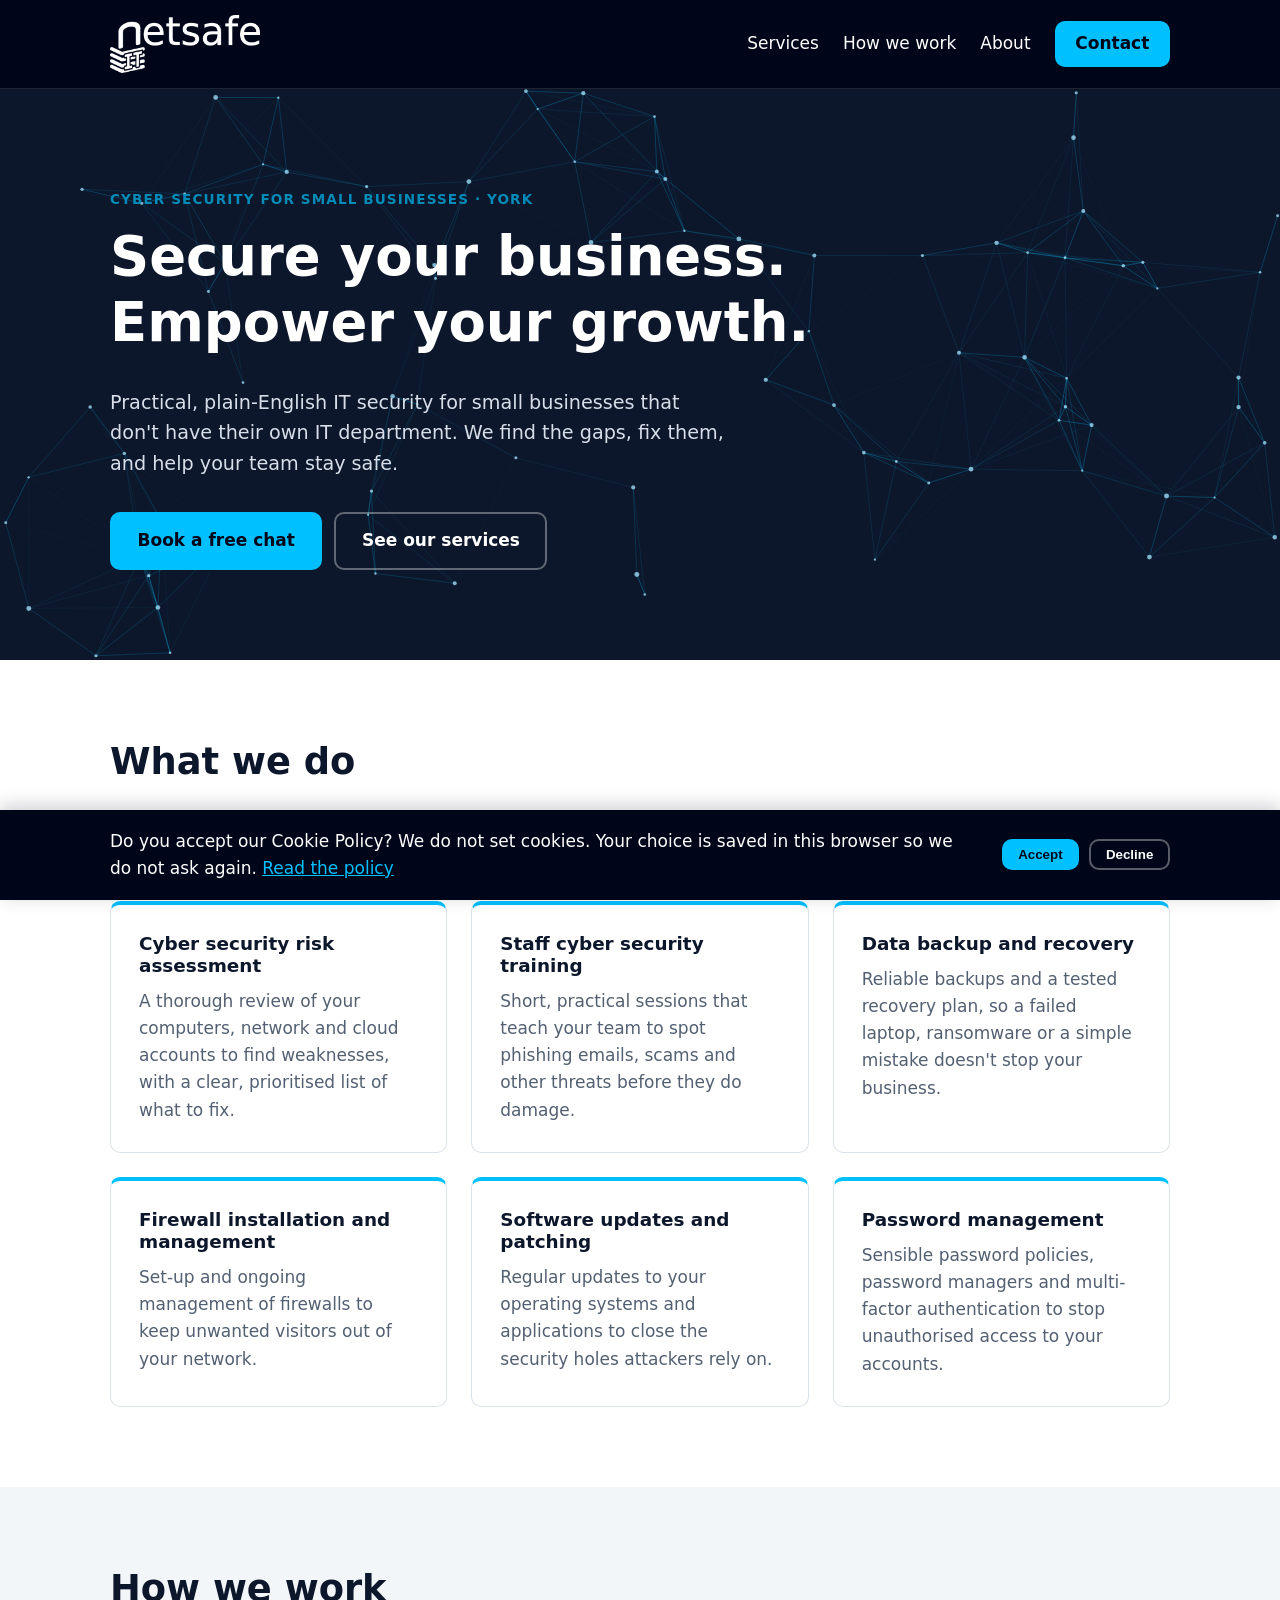
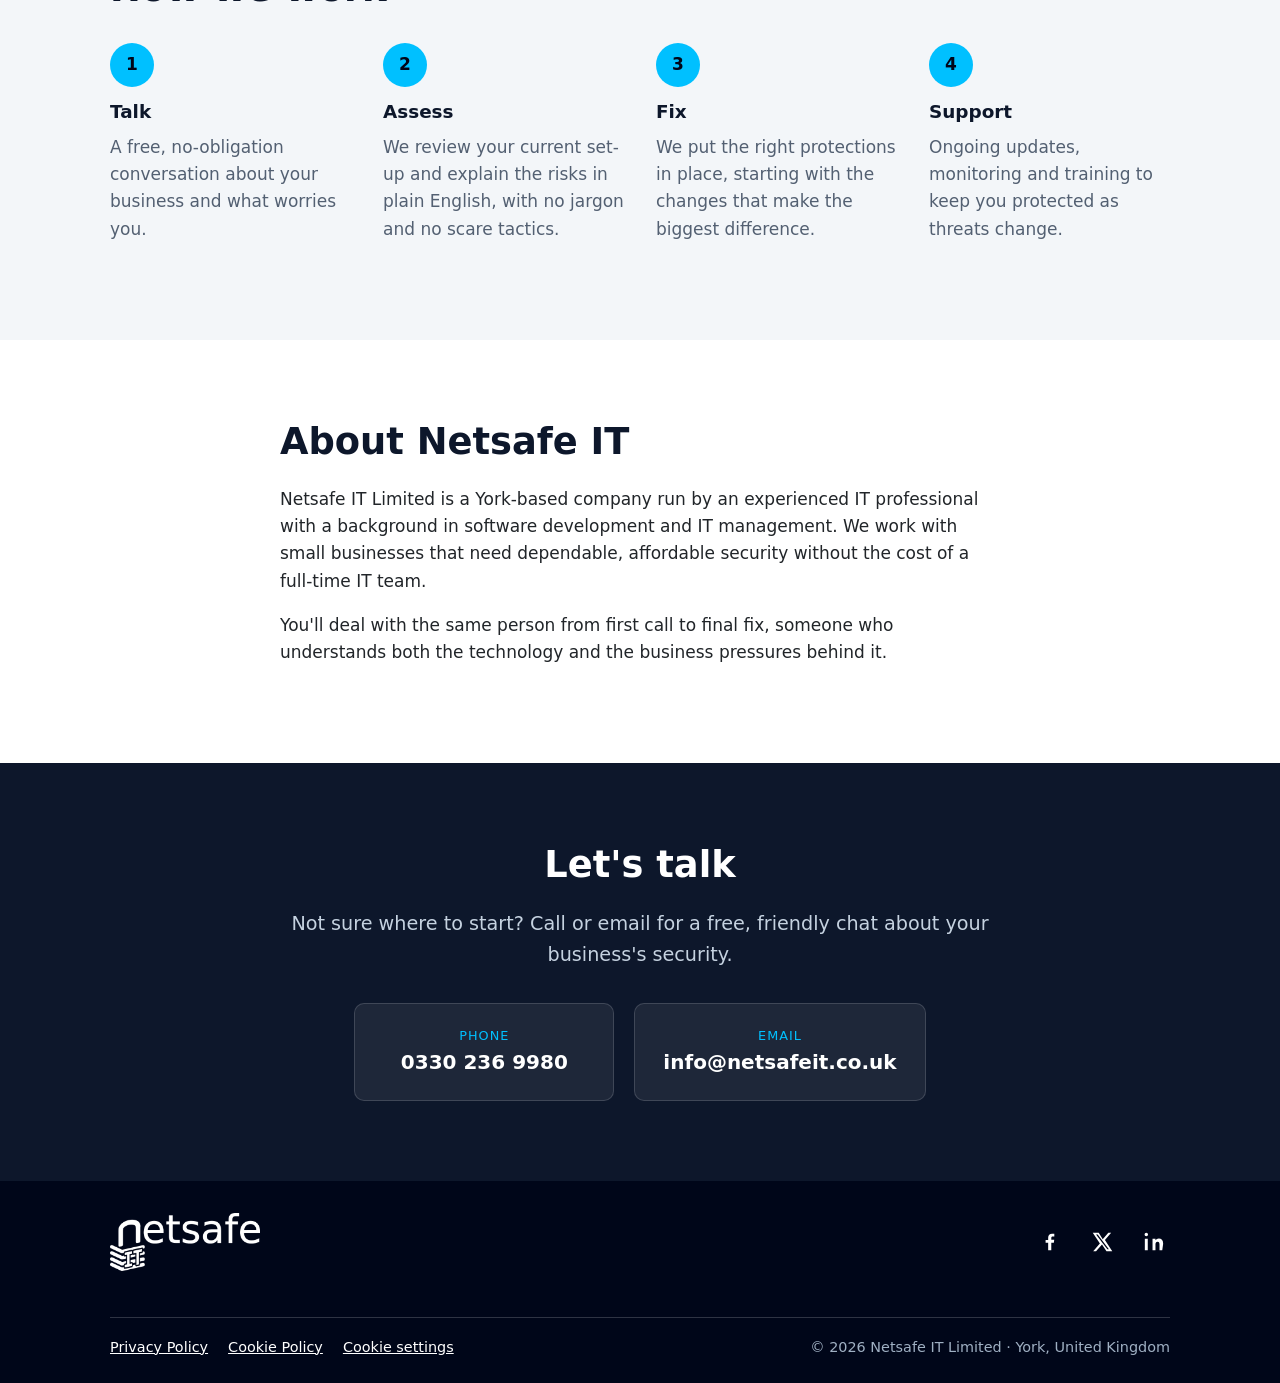
<file: index.html>
<!DOCTYPE html>
<html lang="en-GB">
<head>
  <meta charset="utf-8">
  <meta name="viewport" content="width=device-width, initial-scale=1">
  <title>Netsafe IT | Practical Cyber Security for Small Businesses in York</title>
  <meta name="description" content="Netsafe IT Limited helps small businesses in York and Yorkshire stay secure: risk assessments, staff training, backups, firewalls, patching and password management.">
  <link rel="canonical" href="https://netsafeit.co.uk/">
  <link rel="icon" href="favicon.svg" type="image/svg+xml">
  <link rel="stylesheet" href="css/style.css?v=2">
  <script src="/js/cookie-consent.js" defer></script>
  <script src="/js/particle-network.js" defer></script>

  <!-- Social sharing preview (LinkedIn, Facebook, X) -->
  <meta property="og:title" content="Netsafe IT | Practical Cyber Security for Small Businesses">
  <meta property="og:description" content="Plain-English cyber security for small businesses in York and Yorkshire.">
  <meta property="og:url" content="https://netsafeit.co.uk/">
  <meta property="og:type" content="website">
</head>
<body>

  <!-- ===== Header and navigation ===== -->
  <header class="site-header">
    <div class="container header-inner">
      <a href="/" class="brand" aria-label="Netsafe IT home">
        <img src="images/logo.png" alt="Netsafe IT logo" width="496" height="190">
      </a>
      <nav aria-label="Main">
        <ul class="nav-links">
          <li><a href="#services">Services</a></li>
          <li><a href="#approach">How we work</a></li>
          <li><a href="#about">About</a></li>
          <li><a href="#contact" class="button button-small">Contact</a></li>
        </ul>
      </nav>
    </div>
  </header>

  <main id="top">

    <!-- ===== Hero: the first thing visitors see ===== -->
    <section class="hero">
      <canvas class="hero-network" aria-hidden="true"></canvas>
      <div class="container">
        <p class="eyebrow">Cyber security for small businesses &middot; York</p>
        <h1>Secure your business.<br>Empower your growth.</h1>
        <p class="lead">
          Practical, plain-English IT security for small businesses that don't
          have their own IT department. We find the gaps, fix them, and help
          your team stay safe.
        </p>
        <div class="hero-actions">
          <a href="#contact" class="button">Book a free chat</a>
          <a href="#services" class="button button-ghost">See our services</a>
        </div>
      </div>
    </section>

    <!-- ===== Services ===== -->
    <section id="services" class="section">
      <div class="container">
        <h2>What we do</h2>
        <p class="section-intro">
          Six services that cover the basics most small businesses are missing.
          Take one, or let us look after all of them.
        </p>

        <div class="card-grid">
          <article class="card">
            <h3>Cyber security risk assessment</h3>
            <p>A thorough review of your computers, network and cloud accounts to
              find weaknesses, with a clear, prioritised list of what to fix.</p>
          </article>

          <article class="card">
            <h3>Staff cyber security training</h3>
            <p>Short, practical sessions that teach your team to spot phishing
              emails, scams and other threats before they do damage.</p>
          </article>

          <article class="card">
            <h3>Data backup and recovery</h3>
            <p>Reliable backups and a tested recovery plan, so a failed laptop,
              ransomware or a simple mistake doesn't stop your business.</p>
          </article>

          <article class="card">
            <h3>Firewall installation and management</h3>
            <p>Set-up and ongoing management of firewalls to keep unwanted
              visitors out of your network.</p>
          </article>

          <article class="card">
            <h3>Software updates and patching</h3>
            <p>Regular updates to your operating systems and applications to
              close the security holes attackers rely on.</p>
          </article>

          <article class="card">
            <h3>Password management</h3>
            <p>Sensible password policies, password managers and multi-factor
              authentication to stop unauthorised access to your accounts.</p>
          </article>
        </div>
      </div>
    </section>

    <!-- ===== How we work ===== -->
    <section id="approach" class="section section-alt">
      <div class="container">
        <h2>How we work</h2>
        <ol class="steps">
          <li>
            <h3>Talk</h3>
            <p>A free, no-obligation conversation about your business and what
              worries you.</p>
          </li>
          <li>
            <h3>Assess</h3>
            <p>We review your current set-up and explain the risks in plain
              English, with no jargon and no scare tactics.</p>
          </li>
          <li>
            <h3>Fix</h3>
            <p>We put the right protections in place, starting with the changes
              that make the biggest difference.</p>
          </li>
          <li>
            <h3>Support</h3>
            <p>Ongoing updates, monitoring and training to keep you protected as
              threats change.</p>
          </li>
        </ol>
      </div>
    </section>

    <!-- ===== About ===== -->
    <section id="about" class="section">
      <div class="container narrow">
        <h2>About Netsafe IT</h2>
        <p>
          Netsafe IT Limited is a York-based company run by an experienced IT
          professional with a background in software development and IT
          management. We work with small businesses that need dependable,
          affordable security without the cost of a full-time IT team.
        </p>
        <p>
          You'll deal with the same person from first call to final fix, someone
          who understands both the technology and the business pressures
          behind it.
        </p>
      </div>
    </section>

    <!-- ===== Contact ===== -->
    <section id="contact" class="section section-dark">
      <div class="container narrow center">
        <h2>Let's talk</h2>
        <p class="lead">
          Not sure where to start? Call or email for a free, friendly chat about
          your business's security.
        </p>
        <div class="contact-options">
          <a class="contact-option" href="tel:+443302369980">
            <span class="contact-label">Phone</span>
            <span class="contact-value">0330 236 9980</span>
          </a>
          <a class="contact-option" href="mailto:info@netsafeit.co.uk">
            <span class="contact-label">Email</span>
            <span class="contact-value">info@netsafeit.co.uk</span>
          </a>
        </div>
      </div>
    </section>

  </main>

  <!-- ===== Footer ===== -->
  <footer class="site-footer">
    <div class="container footer-inner">
      <div class="footer-primary">
        <a href="/" aria-label="Netsafe IT home">
          <img class="footer-logo" src="images/logo.png" alt="Netsafe IT logo" width="496" height="190">
        </a>
        <ul class="social-links" aria-label="Social media">
          <li><a href="https://facebook.com/netsafeit.uk/" aria-label="Facebook"><svg viewBox="0 0 24 24" aria-hidden="true"><path d="M13.4 21v-8.2h2.8l.4-3.2h-3.2V7.5c0-.9.3-1.6 1.6-1.6h1.7V3.1c-.3 0-1.3-.1-2.5-.1-2.5 0-4.2 1.5-4.2 4.3v2.4H7.2v3.2H10V21z"/></svg></a></li>
          <li><a href="https://x.com/netsafeituk/" aria-label="X"><svg viewBox="0 0 24 24" aria-hidden="true"><path d="M18.9 2H22l-6.8 7.8L23.2 22h-6.3L12 14.6 5.5 22H2.4l7.3-8.4L1.9 2h6.5l4.4 6.9L18.9 2zm-1.1 18h1.7L7.3 3.9H5.5z"/></svg></a></li>
          <li><a href="https://www.linkedin.com/company/netsafe-it-limited" aria-label="LinkedIn"><svg viewBox="0 0 24 24" aria-hidden="true"><path d="M5.2 8.4H2V21h3.2V8.4zM3.6 2a1.9 1.9 0 1 0 0 3.8 1.9 1.9 0 0 0 0-3.8zM22 13.8c0-3.8-2-5.6-4.7-5.6-2.2 0-3.1 1.2-3.7 2V8.4h-3.2V21h3.2v-6.2c0-1.6.3-3.2 2.3-3.2s2.1 1.9 2.1 3.3V21H21z"/></svg></a></li>
        </ul>
      </div>
      <div class="footer-bottom">
        <ul class="footer-links">
          <li><a href="/privacy-policy.html">Privacy Policy</a></li>
          <li><a href="/cookie-policy.html">Cookie Policy</a></li>
        </ul>
        <p>&copy; <span id="year">2026</span> Netsafe IT Limited &middot; York, United Kingdom</p>
      </div>
    </div>
  </footer>

  <!-- Keep the copyright year current without editing the page each January -->
  <script>
    document.getElementById("year").textContent = new Date().getFullYear();
  </script>
</body>
</html>
</file>
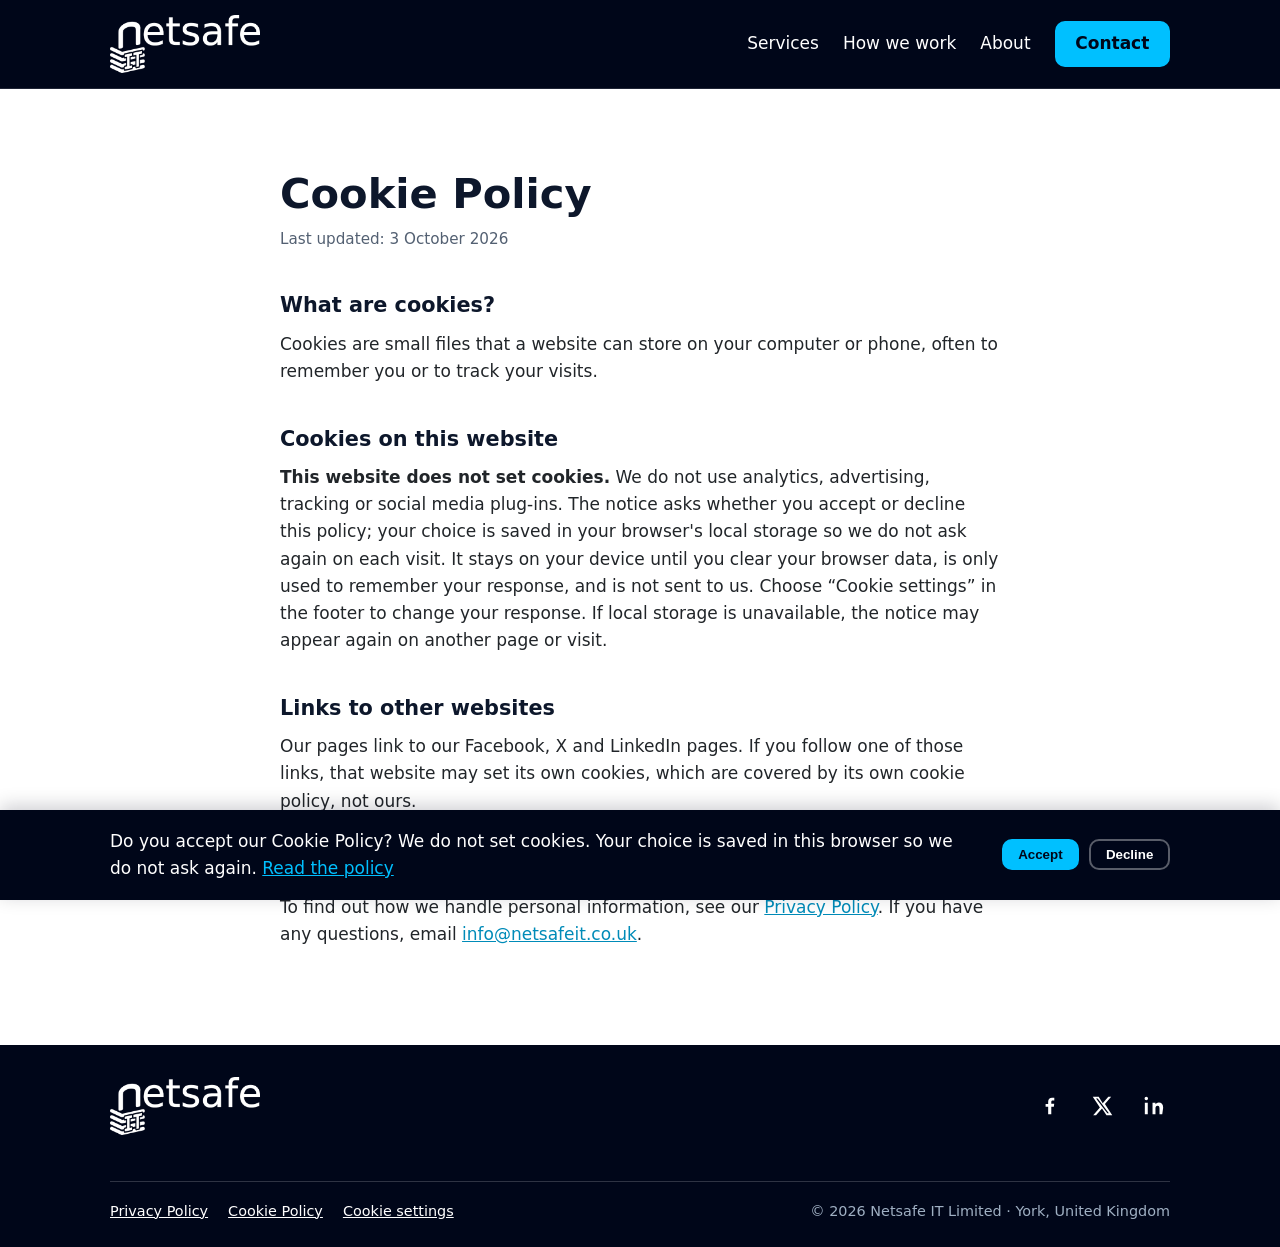
<file: cookie-policy.html>
<!DOCTYPE html>
<html lang="en-GB">
<head>
  <meta charset="utf-8">
  <meta name="viewport" content="width=device-width, initial-scale=1">
  <title>Cookie Policy | Netsafe IT</title>
  <meta name="description" content="Netsafe IT's website does not use cookies. Find out more.">
  <link rel="canonical" href="https://netsafeit.co.uk/cookie-policy.html">
  <link rel="icon" href="/favicon.svg" type="image/svg+xml">
  <link rel="stylesheet" href="/css/style.css">
  <script src="/js/cookie-consent.js" defer></script>
</head>
<body>
  <header class="site-header">
    <div class="container header-inner">
      <a href="/" class="brand" aria-label="Netsafe IT home">
        <img src="/images/logo.png" alt="Netsafe IT logo" width="496" height="190">
      </a>
      <nav aria-label="Main">
        <ul class="nav-links">
          <li><a href="/#services">Services</a></li>
          <li><a href="/#approach">How we work</a></li>
          <li><a href="/#about">About</a></li>
          <li><a href="/#contact" class="button button-small">Contact</a></li>
        </ul>
      </nav>
    </div>
  </header>

  <main id="top" class="section">
    <article class="container narrow policy">
      <h1>Cookie Policy</h1>
      <p class="policy-updated">Last updated: 3 October 2026</p>

      <h2>What are cookies?</h2>
      <p>
        Cookies are small files that a website can store on your computer or
        phone, often to remember you or to track your visits.
      </p>

      <h2>Cookies on this website</h2>
      <p>
        <strong>This website does not set cookies.</strong> We do not use
        analytics, advertising, tracking or social media plug-ins. The notice
        asks whether you accept or decline this policy; your choice is saved in
        your browser's local storage so we do not ask again on each visit. It
        stays on your device until you clear your browser data, is only used to
        remember your response, and is not sent to us. Choose “Cookie settings”
        in the footer to change your response. If local storage is unavailable,
        the notice may appear again on another page or visit.
      </p>

      <h2>Links to other websites</h2>
      <p>
        Our pages link to our Facebook, X and LinkedIn pages. If you follow one
        of those links, that website may set its own cookies, which are covered
        by its own cookie policy, not ours.
      </p>

      <h2>More information</h2>
      <p>
        To find out how we handle personal information, see our
        <a href="/privacy-policy.html">Privacy Policy</a>. If you have any
        questions, email
        <a href="mailto:info@netsafeit.co.uk">info@netsafeit.co.uk</a>.
      </p>
    </article>
  </main>

  <footer class="site-footer">
    <div class="container footer-inner">
      <div class="footer-primary">
        <a href="/" aria-label="Netsafe IT home">
          <img class="footer-logo" src="/images/logo.png" alt="Netsafe IT logo" width="496" height="190">
        </a>
        <ul class="social-links" aria-label="Social media">
          <li><a href="https://facebook.com/netsafeit.uk/" aria-label="Facebook"><svg viewBox="0 0 24 24" aria-hidden="true"><path d="M13.4 21v-8.2h2.8l.4-3.2h-3.2V7.5c0-.9.3-1.6 1.6-1.6h1.7V3.1c-.3 0-1.3-.1-2.5-.1-2.5 0-4.2 1.5-4.2 4.3v2.4H7.2v3.2H10V21z"/></svg></a></li>
          <li><a href="https://x.com/netsafeituk/" aria-label="X"><svg viewBox="0 0 24 24" aria-hidden="true"><path d="M18.9 2H22l-6.8 7.8L23.2 22h-6.3L12 14.6 5.5 22H2.4l7.3-8.4L1.9 2h6.5l4.4 6.9L18.9 2zm-1.1 18h1.7L7.3 3.9H5.5z"/></svg></a></li>
          <li><a href="https://www.linkedin.com/company/netsafe-it-limited" aria-label="LinkedIn"><svg viewBox="0 0 24 24" aria-hidden="true"><path d="M5.2 8.4H2V21h3.2V8.4zM3.6 2a1.9 1.9 0 1 0 0 3.8 1.9 1.9 0 0 0 0-3.8zM22 13.8c0-3.8-2-5.6-4.7-5.6-2.2 0-3.1 1.2-3.7 2V8.4h-3.2V21h3.2v-6.2c0-1.6.3-3.2 2.3-3.2s2.1 1.9 2.1 3.3V21H21z"/></svg></a></li>
        </ul>
      </div>
      <div class="footer-bottom">
        <ul class="footer-links">
          <li><a href="/privacy-policy.html">Privacy Policy</a></li>
          <li><a href="/cookie-policy.html">Cookie Policy</a></li>
        </ul>
        <p>&copy; <span id="year">2026</span> Netsafe IT Limited &middot; York, United Kingdom</p>
      </div>
    </div>
  </footer>
  <script>
    document.getElementById("year").textContent = new Date().getFullYear();
  </script>
</body>
</html>
</file>
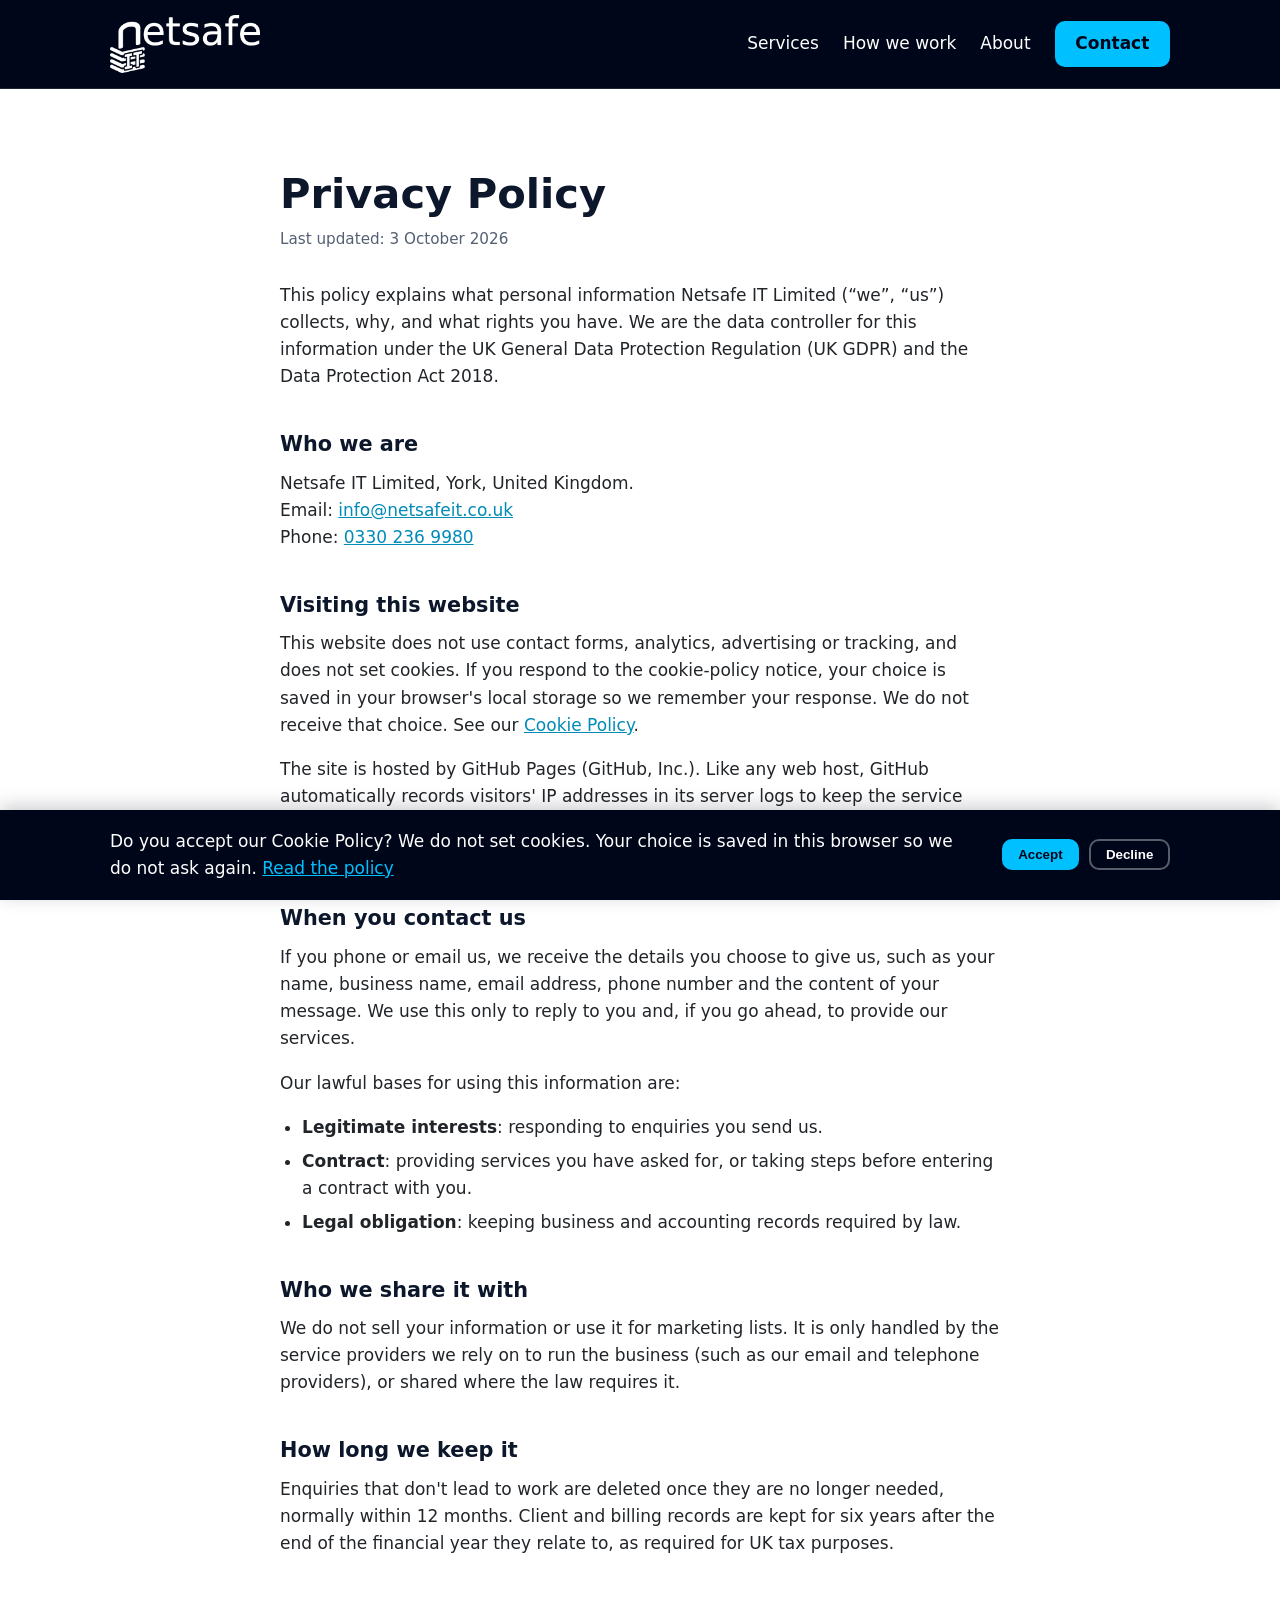
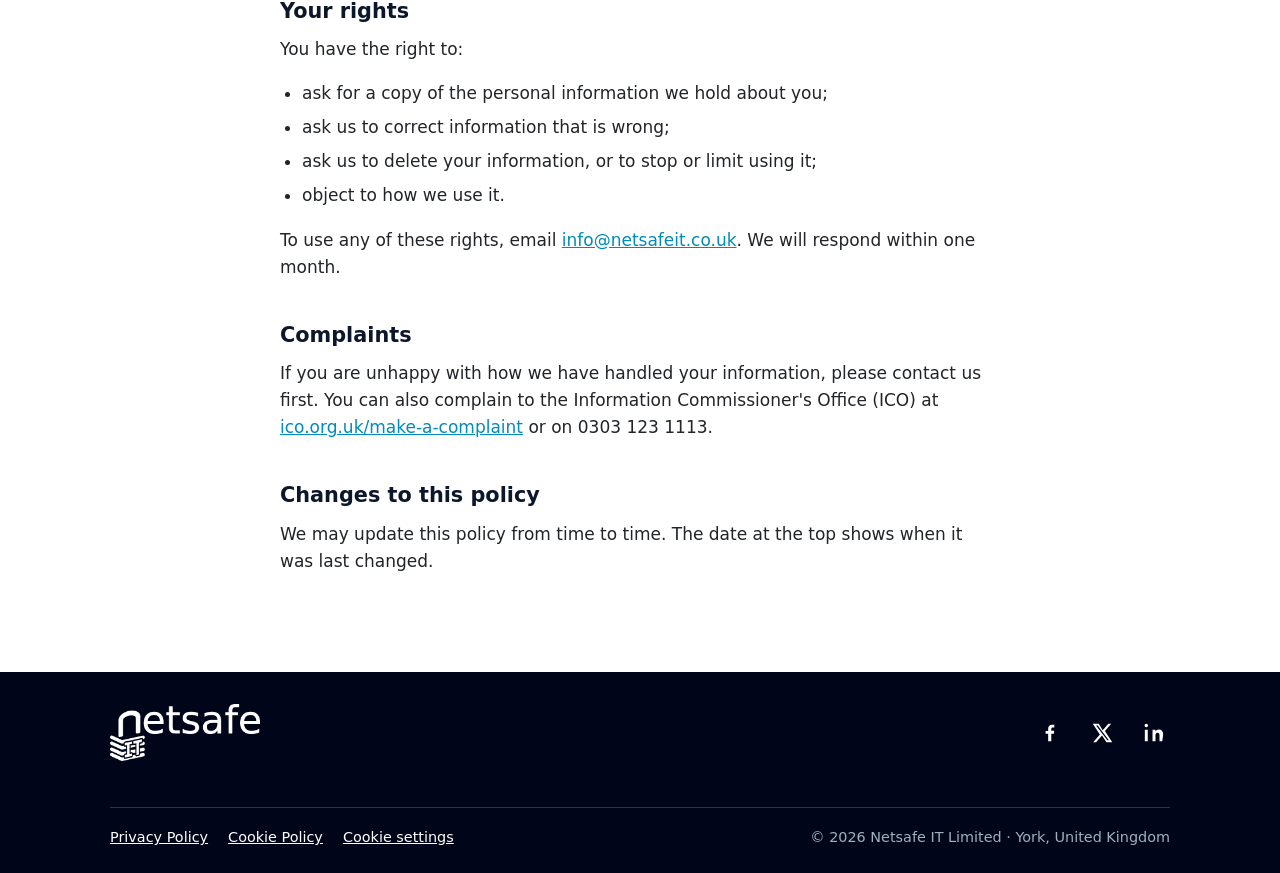
<file: privacy-policy.html>
<!DOCTYPE html>
<html lang="en-GB">
<head>
  <meta charset="utf-8">
  <meta name="viewport" content="width=device-width, initial-scale=1">
  <title>Privacy Policy | Netsafe IT</title>
  <meta name="description" content="How Netsafe IT Limited collects, uses and protects personal information.">
  <link rel="canonical" href="https://netsafeit.co.uk/privacy-policy.html">
  <link rel="icon" href="/favicon.svg" type="image/svg+xml">
  <link rel="stylesheet" href="/css/style.css">
  <script src="/js/cookie-consent.js" defer></script>
</head>
<body>
  <header class="site-header">
    <div class="container header-inner">
      <a href="/" class="brand" aria-label="Netsafe IT home">
        <img src="/images/logo.png" alt="Netsafe IT logo" width="496" height="190">
      </a>
      <nav aria-label="Main">
        <ul class="nav-links">
          <li><a href="/#services">Services</a></li>
          <li><a href="/#approach">How we work</a></li>
          <li><a href="/#about">About</a></li>
          <li><a href="/#contact" class="button button-small">Contact</a></li>
        </ul>
      </nav>
    </div>
  </header>

  <main id="top" class="section">
    <article class="container narrow policy">
      <h1>Privacy Policy</h1>
      <p class="policy-updated">Last updated: 3 October 2026</p>

      <p>
        This policy explains what personal information Netsafe IT Limited
        (&ldquo;we&rdquo;, &ldquo;us&rdquo;) collects, why, and what rights you
        have. We are the data controller for this information under the UK
        General Data Protection Regulation (UK GDPR) and the Data Protection
        Act 2018.
      </p>

      <h2>Who we are</h2>
      <p>
        Netsafe IT Limited, York, United Kingdom.<br>
        Email: <a href="mailto:info@netsafeit.co.uk">info@netsafeit.co.uk</a><br>
        Phone: <a href="tel:+443302369980">0330 236 9980</a>
      </p>

      <h2>Visiting this website</h2>
      <p>
        This website does not use contact forms, analytics, advertising or
        tracking, and does not set cookies. If you respond to the cookie-policy
        notice, your choice is saved in your browser's local storage so we
        remember your response. We do not receive that choice. See our
        <a href="/cookie-policy.html">Cookie Policy</a>.
      </p>
      <p>
        The site is hosted by GitHub Pages (GitHub, Inc.). Like any web host,
        GitHub automatically records visitors' IP addresses in its server logs
        to keep the service secure and working. We do not receive or use this
        information. See
        <a href="https://docs.github.com/en/site-policy/privacy-policies/github-general-privacy-statement">GitHub's privacy statement</a>
        for details.
      </p>

      <h2>When you contact us</h2>
      <p>
        If you phone or email us, we receive the details you choose to give us,
        such as your name, business name, email address, phone number and
        the content of your message. We use this only to reply to you and,
        if you go ahead, to provide our services.
      </p>
      <p>Our lawful bases for using this information are:</p>
      <ul>
        <li><strong>Legitimate interests</strong>: responding to enquiries you send us.</li>
        <li><strong>Contract</strong>: providing services you have asked for, or taking steps before entering a contract with you.</li>
        <li><strong>Legal obligation</strong>: keeping business and accounting records required by law.</li>
      </ul>

      <h2>Who we share it with</h2>
      <p>
        We do not sell your information or use it for marketing lists. It is
        only handled by the service providers we rely on to run the business
        (such as our email and telephone providers), or shared where the law
        requires it.
      </p>

      <h2>How long we keep it</h2>
      <p>
        Enquiries that don't lead to work are deleted once they are no longer
        needed, normally within 12 months. Client and billing records are
        kept for six years after the end of the financial year they relate
        to, as required for UK tax purposes.
      </p>

      <h2>Your rights</h2>
      <p>You have the right to:</p>
      <ul>
        <li>ask for a copy of the personal information we hold about you;</li>
        <li>ask us to correct information that is wrong;</li>
        <li>ask us to delete your information, or to stop or limit using it;</li>
        <li>object to how we use it.</li>
      </ul>
      <p>
        To use any of these rights, email
        <a href="mailto:info@netsafeit.co.uk">info@netsafeit.co.uk</a>. We will
        respond within one month.
      </p>

      <h2>Complaints</h2>
      <p>
        If you are unhappy with how we have handled your information, please
        contact us first. You can also complain to the Information
        Commissioner's Office (ICO) at
        <a href="https://ico.org.uk/make-a-complaint/">ico.org.uk/make-a-complaint</a>
        or on 0303 123 1113.
      </p>

      <h2>Changes to this policy</h2>
      <p>
        We may update this policy from time to time. The date at the top shows
        when it was last changed.
      </p>
    </article>
  </main>

  <footer class="site-footer">
    <div class="container footer-inner">
      <div class="footer-primary">
        <a href="/" aria-label="Netsafe IT home">
          <img class="footer-logo" src="/images/logo.png" alt="Netsafe IT logo" width="496" height="190">
        </a>
        <ul class="social-links" aria-label="Social media">
          <li><a href="https://facebook.com/netsafeit.uk/" aria-label="Facebook"><svg viewBox="0 0 24 24" aria-hidden="true"><path d="M13.4 21v-8.2h2.8l.4-3.2h-3.2V7.5c0-.9.3-1.6 1.6-1.6h1.7V3.1c-.3 0-1.3-.1-2.5-.1-2.5 0-4.2 1.5-4.2 4.3v2.4H7.2v3.2H10V21z"/></svg></a></li>
          <li><a href="https://x.com/netsafeituk/" aria-label="X"><svg viewBox="0 0 24 24" aria-hidden="true"><path d="M18.9 2H22l-6.8 7.8L23.2 22h-6.3L12 14.6 5.5 22H2.4l7.3-8.4L1.9 2h6.5l4.4 6.9L18.9 2zm-1.1 18h1.7L7.3 3.9H5.5z"/></svg></a></li>
          <li><a href="https://www.linkedin.com/company/netsafe-it-limited" aria-label="LinkedIn"><svg viewBox="0 0 24 24" aria-hidden="true"><path d="M5.2 8.4H2V21h3.2V8.4zM3.6 2a1.9 1.9 0 1 0 0 3.8 1.9 1.9 0 0 0 0-3.8zM22 13.8c0-3.8-2-5.6-4.7-5.6-2.2 0-3.1 1.2-3.7 2V8.4h-3.2V21h3.2v-6.2c0-1.6.3-3.2 2.3-3.2s2.1 1.9 2.1 3.3V21H21z"/></svg></a></li>
        </ul>
      </div>
      <div class="footer-bottom">
        <ul class="footer-links">
          <li><a href="/privacy-policy.html">Privacy Policy</a></li>
          <li><a href="/cookie-policy.html">Cookie Policy</a></li>
        </ul>
        <p>&copy; <span id="year">2026</span> Netsafe IT Limited &middot; York, United Kingdom</p>
      </div>
    </div>
  </footer>
  <script>
    document.getElementById("year").textContent = new Date().getFullYear();
  </script>
</body>
</html>
</file>
<file: css/style.css>
/* ==========================================================================
   Netsafe IT - site stylesheet
   Plain CSS, no frameworks. Colours are defined once as variables below,
   so the whole site's colour scheme can be changed in one place.
   ========================================================================== */

:root {
  --colour-navy: #0d172b;        /* headings, dark sections */
  --colour-navy-deep: #000619;   /* header and footer */
  --colour-accent: #00c0ff;      /* buttons and highlights */
  --colour-accent-dark: #008bb8; /* links and button hover */
  --colour-text: #212529;
  --colour-muted: #536072;
  --colour-background: #ffffff;
  --colour-background-alt: #f3f6f9;
  --colour-border: #dde3ea;

  --font-body: system-ui, -apple-system, "Segoe UI", Roboto, Arial, sans-serif;
  --radius: 10px;
  --max-width: 1100px;
}

/* ----- Basic reset and typography ----- */

*,
*::before,
*::after {
  box-sizing: border-box;
}

html {
  scroll-behavior: smooth;
  scroll-padding-top: 80px; /* stop the sticky header covering section titles */
}

body {
  margin: 0;
  font-family: var(--font-body);
  font-size: 1.0625rem;
  line-height: 1.6;
  color: var(--colour-text);
  background: var(--colour-background);
}

h1, h2, h3 {
  color: var(--colour-navy);
  line-height: 1.2;
  margin: 0 0 0.6em;
}

h1 { font-size: clamp(2.1rem, 5vw, 3.4rem); }
h2 { font-size: clamp(1.7rem, 3.5vw, 2.3rem); }
h3 { font-size: 1.15rem; }

p { margin: 0 0 1em; }

a { color: var(--colour-accent-dark); }

img { max-width: 100%; height: auto; }

/* ----- Layout helpers ----- */

.container {
  width: 100%;
  max-width: var(--max-width);
  margin: 0 auto;
  padding: 0 20px;
}

.narrow { max-width: 760px; }
.center { text-align: center; }

.section { padding: 80px 0; }
.section-alt { background: var(--colour-background-alt); }

.section-intro {
  color: var(--colour-muted);
  max-width: 640px;
  margin-bottom: 2.5rem;
}

.lead { font-size: 1.2rem; color: var(--colour-muted); }

/* ----- Buttons ----- */

.button {
  display: inline-block;
  padding: 0.8em 1.5em;
  border-radius: var(--radius);
  background: var(--colour-accent);
  color: var(--colour-navy-deep);
  font-weight: 600;
  text-decoration: none;
  border: 2px solid var(--colour-accent);
  transition: background 0.15s, border-color 0.15s;
}

.button:hover,
.button:focus-visible {
  background: var(--colour-accent-dark);
  border-color: var(--colour-accent-dark);
}

.button-ghost {
  background: transparent;
  color: #fff;
  border-color: rgba(255, 255, 255, 0.35);
}

.button-ghost:hover,
.button-ghost:focus-visible {
  background: rgba(255, 255, 255, 0.1);
  border-color: #fff;
}

.button-small { padding: 0.45em 1.1em; }

/* ----- Header ----- */

.site-header {
  position: sticky;
  top: 0;
  z-index: 10;
  background: var(--colour-navy-deep);
  border-bottom: 1px solid rgba(255, 255, 255, 0.12);
}

.header-inner {
  display: flex;
  align-items: center;
  justify-content: space-between;
  min-height: 88px;
  gap: 16px;
}

.brand {
  display: flex;
  align-items: center;
  text-decoration: none;
}

.brand img { display: block; width: 150px; height: auto; }

.nav-links {
  display: flex;
  align-items: center;
  gap: 24px;
  list-style: none;
  margin: 0;
  padding: 0;
}

.nav-links a:not(.button) {
  color: #fff;
  text-decoration: none;
  font-weight: 500;
}

.nav-links a:not(.button):hover { color: var(--colour-accent); }

/* ----- Hero ----- */

.hero {
  position: relative;
  isolation: isolate;
  overflow: hidden;
  padding: 100px 0 90px;
  background: var(--colour-navy);
  color: #fff;
}

.hero-network {
  position: absolute;
  inset: 0;
  z-index: 0;
  width: 100%;
  height: 100%;
  pointer-events: none;
}

.hero > .container {
  position: relative;
  z-index: 1;
}

.hero h1 { color: #fff; }

.eyebrow {
  text-transform: uppercase;
  letter-spacing: 0.08em;
  font-size: 0.85rem;
  font-weight: 700;
  color: var(--colour-accent-dark);
}

.hero .lead { max-width: 620px; color: #d7deea; }

.hero-actions {
  display: flex;
  flex-wrap: wrap;
  gap: 12px;
  margin-top: 2rem;
}

/* ----- Service cards ----- */

.card-grid {
  display: grid;
  grid-template-columns: repeat(auto-fill, minmax(290px, 1fr));
  gap: 24px;
}

.card {
  padding: 28px;
  border: 1px solid var(--colour-border);
  border-radius: var(--radius);
  border-top: 4px solid var(--colour-accent);
  background: #fff;
}

.card p { color: var(--colour-muted); margin: 0; }

/* ----- "How we work" numbered steps ----- */

.steps {
  display: grid;
  grid-template-columns: repeat(auto-fit, minmax(220px, 1fr));
  gap: 32px;
  list-style: none;
  padding: 0;
  margin: 2rem 0 0;
  counter-reset: step;
}

.steps li { counter-increment: step; }

/* Draws the large step number above each heading */
.steps li::before {
  content: counter(step);
  display: grid;
  place-items: center;
  width: 44px;
  height: 44px;
  margin-bottom: 14px;
  border-radius: 50%;
  background: var(--colour-accent);
  color: var(--colour-navy-deep);
  font-weight: 700;
}

.steps p { color: var(--colour-muted); }

/* ----- Contact (dark section) ----- */

.section-dark {
  background: var(--colour-navy);
  color: #fff;
}

.section-dark h2 { color: #fff; }
.section-dark .lead { color: #c5d2e0; }

.contact-options {
  display: flex;
  flex-wrap: wrap;
  justify-content: center;
  gap: 20px;
  margin-top: 2rem;
}

.contact-option {
  display: flex;
  flex-direction: column;
  min-width: 260px;
  padding: 22px 28px;
  border-radius: var(--radius);
  background: rgba(255, 255, 255, 0.07);
  border: 1px solid rgba(255, 255, 255, 0.15);
  color: #fff;
  text-decoration: none;
  transition: background 0.15s;
}

.contact-option:hover,
.contact-option:focus-visible { background: rgba(255, 255, 255, 0.14); }

.contact-label {
  font-size: 0.8rem;
  text-transform: uppercase;
  letter-spacing: 0.08em;
  color: var(--colour-accent);
}

.contact-value {
  font-size: 1.25rem;
  font-weight: 600;
  overflow-wrap: anywhere;
}

/* ----- Footer ----- */

.site-footer {
  background: var(--colour-navy-deep);
  color: #9fb0c3;
  font-size: 0.9rem;
  padding: 32px 0 24px;
}

.site-footer a { color: #fff; }

.footer-inner {
  display: grid;
  gap: 24px;
}

.footer-primary,
.footer-bottom {
  display: flex;
  align-items: center;
  justify-content: space-between;
  flex-wrap: wrap;
  gap: 18px 28px;
}

.footer-primary { padding-bottom: 22px; }

.footer-logo { display: block; width: 150px; height: auto; }

.social-links,
.footer-links {
  display: flex;
  align-items: center;
  flex-wrap: wrap;
  gap: 20px;
  list-style: none;
  margin: 0;
  padding: 0;
}

.social-links a {
  display: grid;
  place-items: center;
  width: 32px;
  height: 32px;
  color: #fff;
}

.social-links a:hover,
.social-links a:focus-visible { color: var(--colour-accent); }

.social-links svg { width: 22px; height: 22px; fill: currentColor; }

.footer-bottom {
  border-top: 1px solid rgba(255, 255, 255, 0.18);
  padding-top: 18px;
}

.footer-bottom p { margin: 0; }

/* ----- Error page ----- */

.error-page {
  min-height: 60vh;
  display: grid;
  place-items: center;
  text-align: center;
}

/* ----- Policy pages (privacy, cookies) ----- */

.policy h1 { font-size: clamp(1.9rem, 4vw, 2.6rem); margin-bottom: 0.2em; }

.policy h2 {
  font-size: 1.3rem;
  margin-top: 2em;
}

.policy-updated {
  color: var(--colour-muted);
  font-size: 0.95rem;
  margin-bottom: 2em;
}

.policy ul { padding-left: 1.3em; margin: 0 0 1em; }
.policy li { margin-bottom: 0.4em; }

/* ----- Cookie policy notice ----- */

.cookie-notice {
  position: fixed;
  z-index: 20;
  right: 0;
  bottom: 0;
  left: 0;
  background: var(--colour-navy-deep);
  color: #fff;
  box-shadow: 0 -4px 18px rgba(0, 6, 25, 0.2);
}

.cookie-notice[hidden] { display: none; }

.cookie-notice-inner {
  display: flex;
  align-items: center;
  justify-content: space-between;
  gap: 24px;
  max-width: var(--max-width);
  margin: 0 auto;
  padding: 18px 20px;
}

.cookie-notice p { margin: 0; }
.cookie-notice a { color: var(--colour-accent); }

.cookie-notice-actions {
  display: flex;
  flex: 0 0 auto;
  gap: 10px;
}

/* ----- Small screens (phones) ----- */

@media (max-width: 640px) {
  .nav-links { gap: 14px; font-size: 0.95rem; }
  .header-inner { min-height: 76px; }
  .brand img { width: 124px; }
  /* Hide the text links on very small screens; keep the Contact button */
  .nav-links li:not(:last-child) { display: none; }
  .section { padding: 56px 0; }
  .hero { padding: 64px 0 56px; }
  .contact-option { min-width: 0; width: 100%; }
  .footer-primary,
  .footer-bottom { justify-content: center; text-align: center; }
  .footer-links { justify-content: center; }
  .cookie-notice-inner { align-items: stretch; flex-direction: column; gap: 14px; }
  .cookie-notice-actions { justify-content: flex-end; }
}
</file>
